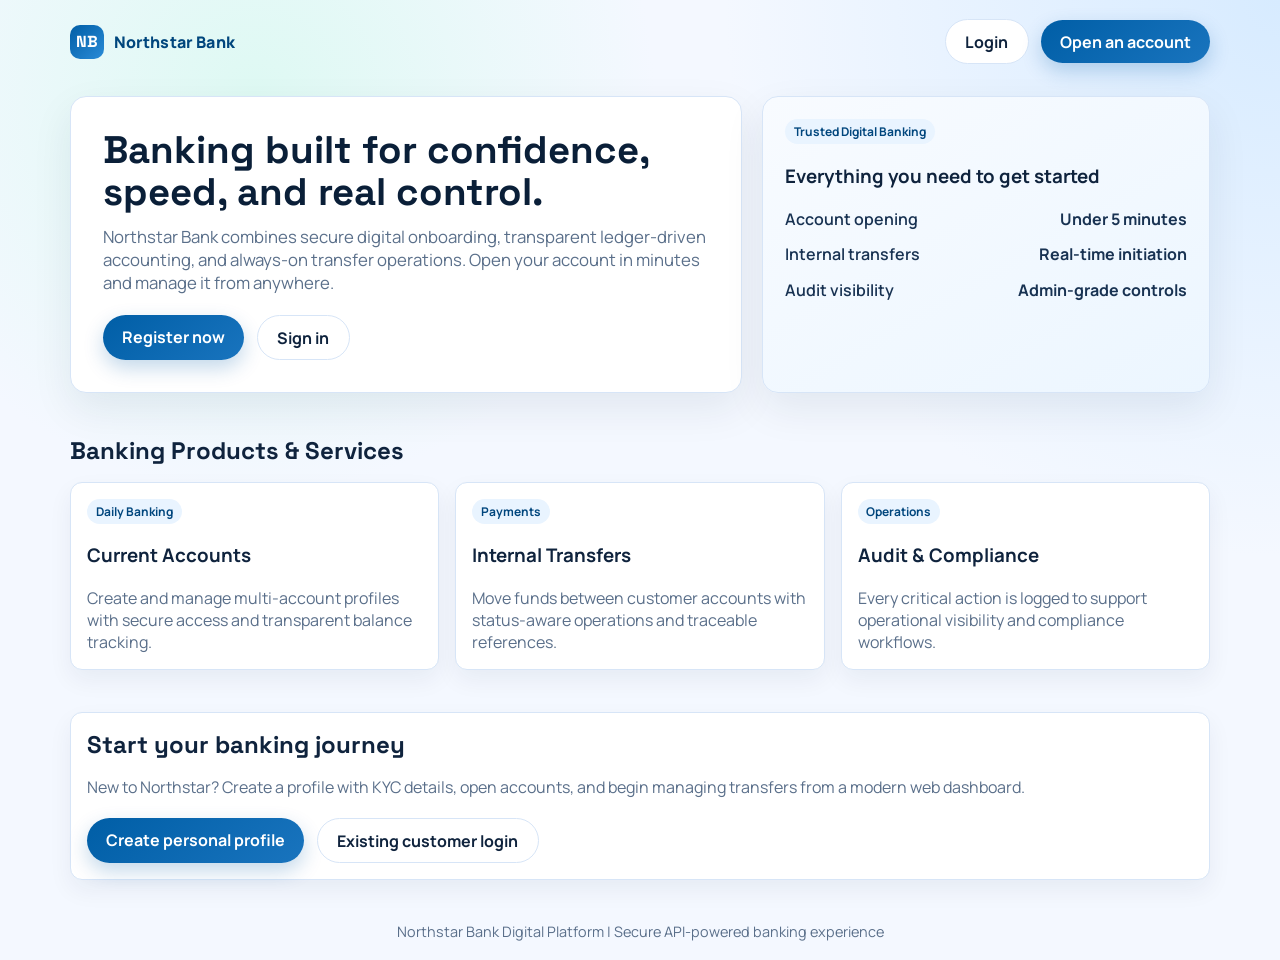
<file: frontend/index.html>
<!doctype html>
<html lang="en">
  <head>
    <meta charset="UTF-8" />
    <meta name="viewport" content="width=device-width, initial-scale=1.0" />
    <title>Northstar Bank | Digital Banking</title>
    <link rel="stylesheet" href="assets/css/main.css?v=20260311" />
  </head>
  <body>
    <div class="site-shell fade-up">
      <header class="top-nav">
        <a class="brand" href="index.html">
          <span class="brand-mark">NB</span>
          <span class="title">Northstar Bank</span>
        </a>
        <div class="nav-actions">
          <button id="continue-session" class="button button-ghost">Continue session</button>
          <a href="login.html" class="button button-ghost">Login</a>
          <a href="register.html" class="button button-primary">Open an account</a>
        </div>
      </header>

      <section class="hero">
        <article class="hero-copy">
          <h1>Banking built for confidence, speed, and real control.</h1>
          <p>
            Northstar Bank combines secure digital onboarding, transparent ledger-driven accounting,
            and always-on transfer operations. Open your account in minutes and manage it from anywhere.
          </p>
          <div class="hero-cta">
            <a class="button button-primary" href="register.html">Register now</a>
            <a class="button button-ghost" href="login.html">Sign in</a>
          </div>
        </article>

        <aside class="hero-card">
          <span class="feature-tag">Trusted Digital Banking</span>
          <h3>Everything you need to get started</h3>
          <div class="hero-stats">
            <div class="stat-row"><span>Account opening</span><strong>Under 5 minutes</strong></div>
            <div class="stat-row"><span>Internal transfers</span><strong>Real-time initiation</strong></div>
            <div class="stat-row"><span>Audit visibility</span><strong>Admin-grade controls</strong></div>
          </div>
        </aside>
      </section>

      <section class="section">
        <h2>Banking Products & Services</h2>
        <div class="grid-3">
          <article class="card">
            <span class="feature-tag">Daily Banking</span>
            <h3>Current Accounts</h3>
            <p>Create and manage multi-account profiles with secure access and transparent balance tracking.</p>
          </article>
          <article class="card">
            <span class="feature-tag">Payments</span>
            <h3>Internal Transfers</h3>
            <p>Move funds between customer accounts with status-aware operations and traceable references.</p>
          </article>
          <article class="card">
            <span class="feature-tag">Operations</span>
            <h3>Audit & Compliance</h3>
            <p>Every critical action is logged to support operational visibility and compliance workflows.</p>
          </article>
        </div>
      </section>

      <section class="section card">
        <h2>Start your banking journey</h2>
        <p>
          New to Northstar? Create a profile with KYC details, open accounts, and begin managing transfers from
          a modern web dashboard.
        </p>
        <div class="hero-cta">
          <a class="button button-primary" href="register.html">Create personal profile</a>
          <a class="button button-ghost" href="login.html">Existing customer login</a>
        </div>
      </section>

      <p class="footer-note">Northstar Bank Digital Platform | Secure API-powered banking experience</p>
    </div>

    <script type="module" src="assets/js/pages/landing.js?v=20260311"></script>
  </body>
</html>
</file>
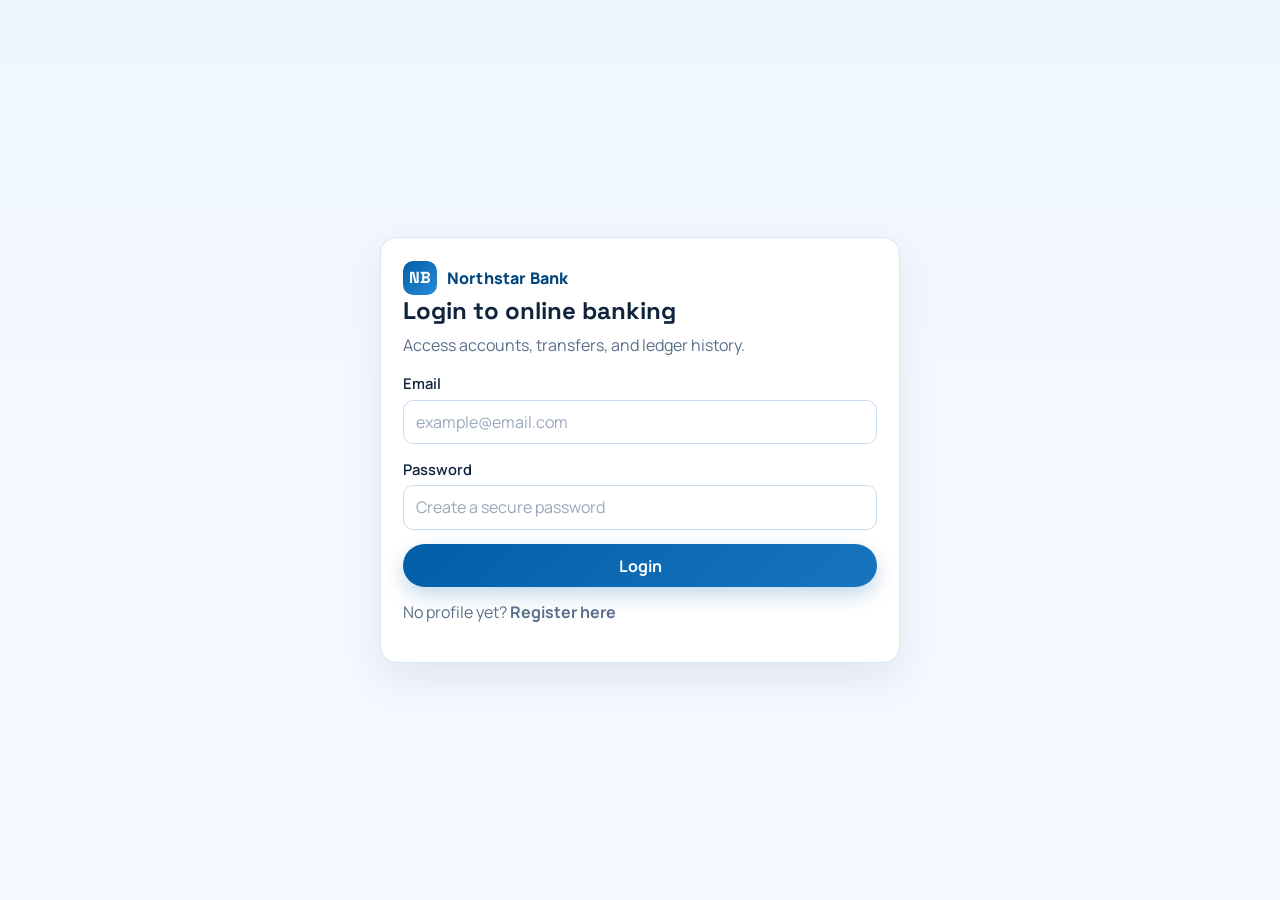
<file: frontend/login.html>
<!doctype html>
<html lang="en">
  <head>
    <meta charset="UTF-8" />
    <meta name="viewport" content="width=device-width, initial-scale=1.0" />
    <title>Login | Northstar Bank</title>
    <link rel="stylesheet" href="assets/css/main.css?v=20260311" />
  </head>
  <body class="app-body">
    <main class="auth-wrapper">
      <section class="auth-card fade-up">
        <a class="brand" href="index.html">
          <span class="brand-mark">NB</span>
          <span class="title">Northstar Bank</span>
        </a>
        <h1>Login to online banking</h1>
        <p class="auth-sub">Access accounts, transfers, and ledger history.</p>

        <div id="login-alert" class="alert"></div>

        <form id="login-form" class="form-grid">
          <div class="field">
            <label for="email">Email</label>
            <input id="email" name="email" type="email" autocomplete="email" placeholder="example@email.com" required />
          </div>
          <div class="field">
            <label for="password">Password</label>
            <input id="password" name="password" type="password" minlength="8" placeholder="Create a secure password" required />
          </div>
          <button type="submit" class="button button-primary">Login</button>
        </form>

        <p class="auth-footer">No profile yet? <a id="go-register" href="register.html"><strong>Register here</strong></a></p>
      </section>
    </main>

    <script type="module" src="assets/js/pages/login.js?v=20260311"></script>
  </body>
</html>
</file>
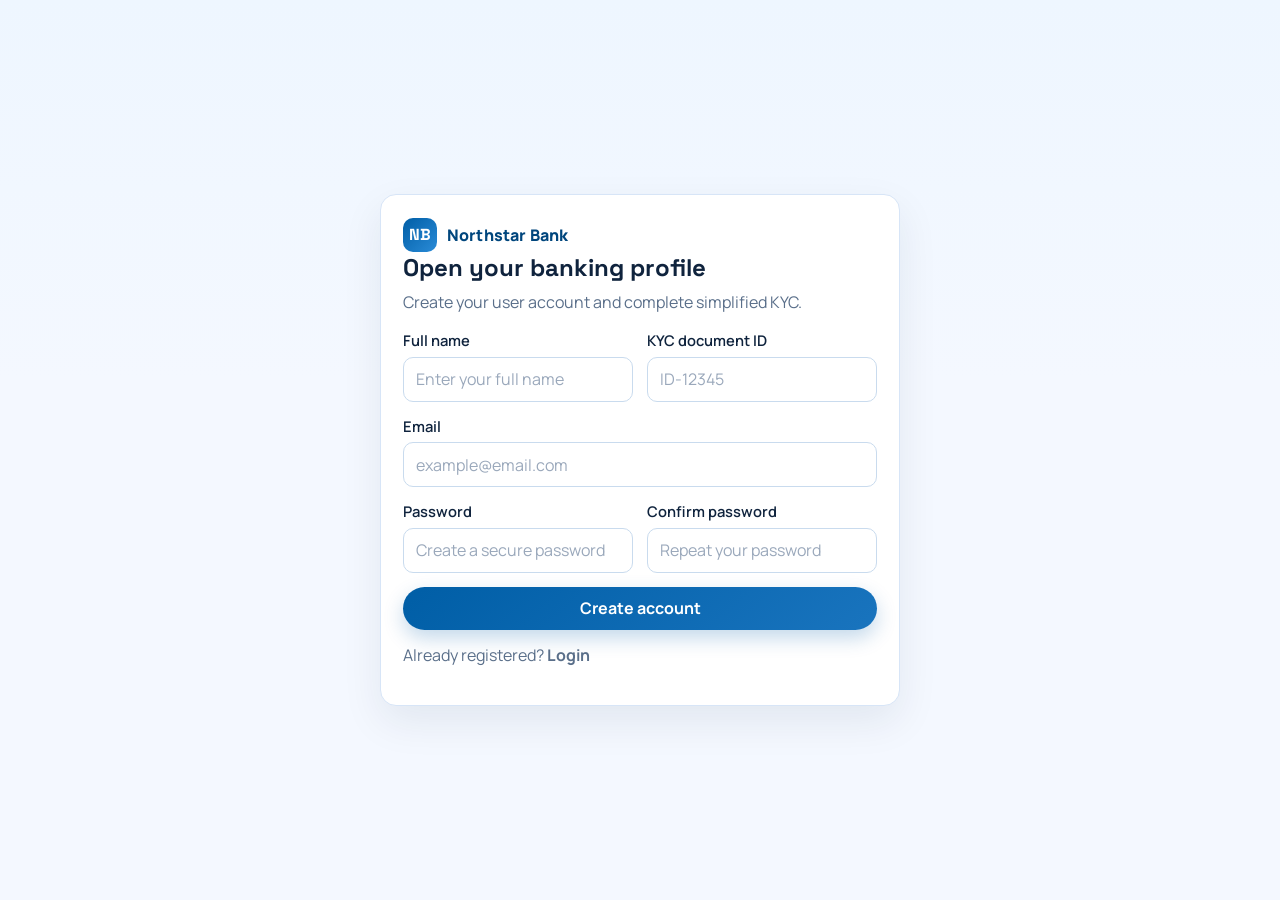
<file: frontend/register.html>
<!doctype html>
<html lang="en">
  <head>
    <meta charset="UTF-8" />
    <meta name="viewport" content="width=device-width, initial-scale=1.0" />
    <title>Register | Northstar Bank</title>
    <link rel="stylesheet" href="assets/css/main.css?v=20260311" />
  </head>
  <body class="app-body">
    <main class="auth-wrapper">
      <section class="auth-card fade-up">
        <a class="brand" href="index.html">
          <span class="brand-mark">NB</span>
          <span class="title">Northstar Bank</span>
        </a>
        <h1>Open your banking profile</h1>
        <p class="auth-sub">Create your user account and complete simplified KYC.</p>

        <div id="register-alert" class="alert"></div>

        <form id="register-form" class="form-grid">
          <div class="form-row-2">
            <div class="field">
              <label for="full_name">Full name</label>
              <input id="full_name" name="full_name" minlength="2" placeholder="Enter your full name" required />
            </div>
            <div class="field">
              <label for="document_id">KYC document ID</label>
              <input id="document_id" name="document_id" minlength="3" placeholder="ID-12345" required />
            </div>
          </div>

          <div class="field">
            <label for="email">Email</label>
            <input id="email" name="email" type="email" autocomplete="email" placeholder="example@email.com" required />
          </div>
          <div class="form-row-2">
            <div class="field">
              <label for="password">Password</label>
              <input id="password" name="password" type="password" minlength="8" placeholder="Create a secure password" required />
            </div>
            <div class="field">
              <label for="confirm_password">Confirm password</label>
              <input id="confirm_password" name="confirm_password" type="password" minlength="8" placeholder="Repeat your password" required />
            </div>
          </div>

          <button type="submit" class="button button-primary">Create account</button>
        </form>

        <p class="auth-footer">Already registered? <a href="login.html"><strong>Login</strong></a></p>
      </section>
    </main>

    <script type="module" src="assets/js/pages/register.js?v=20260311"></script>
  </body>
</html>
</file>
<file: frontend/assets/css/main.css>
@import url("https://fonts.googleapis.com/css2?family=Manrope:wght@400;500;600;700;800&family=Space+Grotesk:wght@500;700&display=swap");

:root {
  --bg: #f4f8ff;
  --bg-soft: #e9f2ff;
  --surface: #ffffff;
  --surface-alt: #f8fbff;
  --text: #0f233d;
  --muted: #5a6f8a;
  --primary: #005ea6;
  --primary-strong: #00467d;
  --accent: #1aa3a1;
  --danger: #bb2e34;
  --ok: #1f8a52;
  --line: #d7e5f7;
  --radius-lg: 16px;
  --radius-md: 12px;
  --shadow: 0 16px 40px rgba(15, 35, 61, 0.08);
}

* {
  box-sizing: border-box;
}

html,
body {
  margin: 0;
  min-height: 100%;
  font-family: "Manrope", "Avenir Next", sans-serif;
  color: var(--text);
  background: radial-gradient(circle at top right, #d7ebff, transparent 35%),
    radial-gradient(circle at 20% 10%, #def9f3, transparent 30%),
    var(--bg);
}

body.app-body {
  background: linear-gradient(180deg, #eef6ff, #f4f8ff 42%);
}

a {
  color: inherit;
  text-decoration: none;
}

button,
input,
select,
textarea {
  font: inherit;
}

.site-shell {
  width: min(1140px, 92%);
  margin: 0 auto;
}

.top-nav {
  display: flex;
  align-items: center;
  justify-content: space-between;
  padding: 1.2rem 0;
}

.brand {
  display: inline-flex;
  align-items: center;
  gap: 0.6rem;
  font-weight: 800;
  letter-spacing: 0.01em;
  color: var(--primary-strong);
}

.brand-mark {
  width: 34px;
  height: 34px;
  border-radius: 10px;
  background: linear-gradient(135deg, var(--primary), #2a8bd7);
  color: #fff;
  display: grid;
  place-content: center;
  font-family: "Space Grotesk", sans-serif;
  font-weight: 700;
}

.nav-actions {
  display: flex;
  gap: 0.75rem;
  align-items: center;
}

.button {
  border: 0;
  border-radius: 999px;
  padding: 0.65rem 1.2rem;
  cursor: pointer;
  font-weight: 700;
  transition: transform 0.2s ease, box-shadow 0.2s ease, background 0.2s ease;
}

.button:hover {
  transform: translateY(-1px);
}

.button-primary {
  background: linear-gradient(140deg, var(--primary), #1974be);
  color: #fff;
  box-shadow: 0 8px 20px rgba(0, 94, 166, 0.24);
}

.button-primary:hover {
  background: linear-gradient(140deg, var(--primary-strong), #1767aa);
}

.button-ghost {
  background: #fff;
  border: 1px solid var(--line);
  color: var(--text);
}

.button-danger {
  background: #ffe9ea;
  color: var(--danger);
  border: 1px solid #f4c7c9;
}

.hero {
  display: grid;
  grid-template-columns: 1.2fr 0.8fr;
  gap: 1.2rem;
  align-items: stretch;
  margin: 0.8rem 0 2.4rem;
}

.hero-copy,
.hero-card {
  background: var(--surface);
  border: 1px solid var(--line);
  border-radius: var(--radius-lg);
  box-shadow: var(--shadow);
}

.hero-copy {
  padding: 2rem;
}

.hero h1 {
  margin: 0 0 0.75rem;
  font-family: "Space Grotesk", sans-serif;
  font-size: clamp(1.8rem, 3vw, 2.8rem);
  line-height: 1.1;
  color: #0a1f38;
}

.hero p {
  color: var(--muted);
  margin: 0;
  font-size: 1.05rem;
  max-width: 62ch;
}

.hero-cta {
  margin-top: 1.3rem;
  display: flex;
  gap: 0.8rem;
  flex-wrap: wrap;
}

.hero-card {
  padding: 1.4rem;
  background: linear-gradient(150deg, #f8fbff, #ecf6ff);
}

.hero-stats {
  margin: 1rem 0 0;
  display: grid;
  gap: 0.85rem;
}

.stat-row {
  display: flex;
  justify-content: space-between;
  font-weight: 600;
  color: #183252;
}

.section {
  margin: 2.6rem 0;
}

.section h2 {
  font-family: "Space Grotesk", sans-serif;
  margin: 0 0 1rem;
}

.grid-3 {
  display: grid;
  grid-template-columns: repeat(3, minmax(0, 1fr));
  gap: 1rem;
}

.card {
  background: var(--surface);
  border: 1px solid var(--line);
  border-radius: var(--radius-md);
  padding: 1rem;
  box-shadow: 0 10px 24px rgba(14, 38, 64, 0.06);
}

.card p {
  color: var(--muted);
  margin-bottom: 0;
}

.feature-tag {
  display: inline-block;
  padding: 0.25rem 0.55rem;
  border-radius: 999px;
  font-size: 0.75rem;
  font-weight: 700;
  background: #e9f4ff;
  color: var(--primary-strong);
}

.auth-wrapper {
  min-height: 100vh;
  display: grid;
  place-items: center;
  padding: 2rem 1rem;
}

.auth-card {
  width: min(520px, 100%);
  background: var(--surface);
  border: 1px solid var(--line);
  border-radius: var(--radius-lg);
  box-shadow: var(--shadow);
  padding: 1.4rem;
}

.auth-card h1 {
  margin: 0 0 0.5rem;
  font-family: "Space Grotesk", sans-serif;
}

.auth-sub {
  margin: 0 0 1.1rem;
  color: var(--muted);
}

.form-grid {
  display: grid;
  gap: 0.9rem;
}

.form-row-2 {
  display: grid;
  grid-template-columns: repeat(2, minmax(0, 1fr));
  gap: 0.9rem;
}

.field {
  display: grid;
  gap: 0.4rem;
}

.field label {
  font-weight: 600;
  font-size: 0.92rem;
}

.field input,
.field select,
.field textarea {
  border: 1px solid #c9dbee;
  border-radius: 10px;
  padding: 0.65rem 0.75rem;
  background: #fff;
  color: var(--text);
}

.field input:focus,
.field select:focus,
.field textarea:focus {
  outline: 2px solid #8ac0ec;
  border-color: #8ac0ec;
}

.field input::placeholder,
.field textarea::placeholder {
  color: #9aa8bb;
  opacity: 1;
}

.inline-muted {
  color: var(--muted);
  font-size: 0.92rem;
}

.auth-footer {
  margin-top: 0.9rem;
  color: var(--muted);
}

.alert {
  border-radius: 10px;
  border: 1px solid transparent;
  padding: 0.65rem 0.75rem;
  font-size: 0.93rem;
  margin-bottom: 0.9rem;
  display: none;
}

.alert.show {
  display: block;
  animation: reveal 0.25s ease;
}

.alert.error {
  border-color: #f2c5ca;
  background: #fff0f2;
  color: var(--danger);
}

.alert.success {
  border-color: #b9e3cd;
  background: #effcf4;
  color: var(--ok);
}

.layout {
  display: grid;
  grid-template-columns: 270px 1fr;
  min-height: 100vh;
}

.sidebar {
  border-right: 1px solid var(--line);
  background: linear-gradient(180deg, #fff, #f5f9ff 70%);
  padding: 1rem 0.85rem;
}

.sidebar .brand {
  margin-bottom: 1.2rem;
  display: flex;
}

.nav-menu {
  display: grid;
  gap: 0.35rem;
}

.nav-link {
  border: 1px solid transparent;
  border-radius: 10px;
  padding: 0.62rem 0.68rem;
  color: #31506f;
  font-weight: 600;
  display: flex;
  justify-content: space-between;
  align-items: center;
  background: none;
  text-decoration: none;
  width: 100%;
  text-align: left;
  cursor: pointer;
}

.nav-link:hover {
  background: #f0f7ff;
}

.nav-link.active {
  color: #0d345c;
  background: #e8f3ff;
  border-color: #cde3fb;
}

.main {
  padding: 1.1rem;
}

.topbar {
  background: var(--surface);
  border: 1px solid var(--line);
  border-radius: var(--radius-md);
  padding: 0.9rem 1rem;
  display: flex;
  justify-content: space-between;
  align-items: center;
  gap: 1rem;
}

.welcome-title {
  margin: 0;
  font-weight: 800;
  font-size: 1.16rem;
}

.welcome-sub {
  margin: 0.16rem 0 0;
  color: var(--muted);
  font-size: 0.92rem;
}

.kpi-grid {
  margin: 1rem 0;
  display: grid;
  grid-template-columns: repeat(auto-fit, minmax(180px, 1fr));
  gap: 0.8rem;
}

.kpi {
  background: var(--surface);
  border: 1px solid var(--line);
  border-radius: var(--radius-md);
  padding: 0.95rem;
}

.kpi .label {
  margin: 0;
  color: var(--muted);
  font-size: 0.84rem;
}

.kpi .value {
  margin: 0.35rem 0 0;
  font-family: "Space Grotesk", sans-serif;
  font-size: 1.35rem;
}

.panel {
  background: var(--surface);
  border: 1px solid var(--line);
  border-radius: var(--radius-md);
  padding: 1rem;
  margin-bottom: 0.9rem;
}

.panel h2,
.panel h3 {
  margin: 0 0 0.65rem;
  font-family: "Space Grotesk", sans-serif;
}

.panel-header {
  display: flex;
  justify-content: space-between;
  align-items: center;
  gap: 0.8rem;
  margin-bottom: 0.7rem;
}

.table-wrap {
  width: 100%;
  overflow-x: auto;
  border: 1px solid var(--line);
  border-radius: 10px;
}

.table {
  width: 100%;
  border-collapse: collapse;
  min-width: 640px;
}

.table th,
.table td {
  text-align: left;
  padding: 0.65rem 0.7rem;
  border-bottom: 1px solid #e6eef8;
  white-space: nowrap;
  font-size: 0.92rem;
}

.table th {
  background: var(--surface-alt);
  color: #21496f;
  font-size: 0.83rem;
  letter-spacing: 0.03em;
  text-transform: uppercase;
}

.view {
  display: none;
}

.view.active {
  display: block;
  animation: floatIn 0.28s ease;
}

.pill {
  border-radius: 999px;
  padding: 0.2rem 0.5rem;
  font-size: 0.76rem;
  font-weight: 700;
  background: #e7f3ff;
  color: #0f4a7e;
}

.pill.pending {
  background: #fff4db;
  color: #926515;
}

.pill.success {
  background: #e5f8ed;
  color: #1d7a4f;
}

.pill.danger {
  background: #ffe9ea;
  color: var(--danger);
}

.pnl-positive {
  color: var(--ok);
  font-weight: 700;
}

.pnl-negative {
  color: var(--danger);
  font-weight: 700;
}

.pnl-neutral {
  color: var(--muted);
  font-weight: 700;
}

.footer-note {
  margin: 2.2rem 0 1.2rem;
  color: var(--muted);
  font-size: 0.9rem;
  text-align: center;
}

.hidden {
  display: none !important;
}

.fade-up {
  animation: floatIn 0.45s ease;
}

@keyframes floatIn {
  from {
    opacity: 0;
    transform: translateY(12px);
  }
  to {
    opacity: 1;
    transform: translateY(0);
  }
}

@keyframes reveal {
  from {
    opacity: 0;
    transform: translateY(-6px);
  }
  to {
    opacity: 1;
    transform: translateY(0);
  }
}

@media (max-width: 1024px) {
  .hero {
    grid-template-columns: 1fr;
  }

  .layout {
    grid-template-columns: 86px 1fr;
  }

  .sidebar .label {
    display: none;
  }

  .nav-link {
    justify-content: center;
    padding: 0.65rem;
  }

  .brand .title,
  .sidebar .brand small {
    display: none;
  }
}

@media (max-width: 740px) {
  .grid-3,
  .kpi-grid,
  .form-row-2 {
    grid-template-columns: 1fr;
  }

  .layout {
    grid-template-columns: 1fr;
  }

  .sidebar {
    border-right: 0;
    border-bottom: 1px solid var(--line);
  }

  .sidebar .brand .title,
  .sidebar .nav-link .label {
    display: inline;
  }

  .nav-menu {
    grid-template-columns: repeat(2, minmax(0, 1fr));
  }
}
</file>
